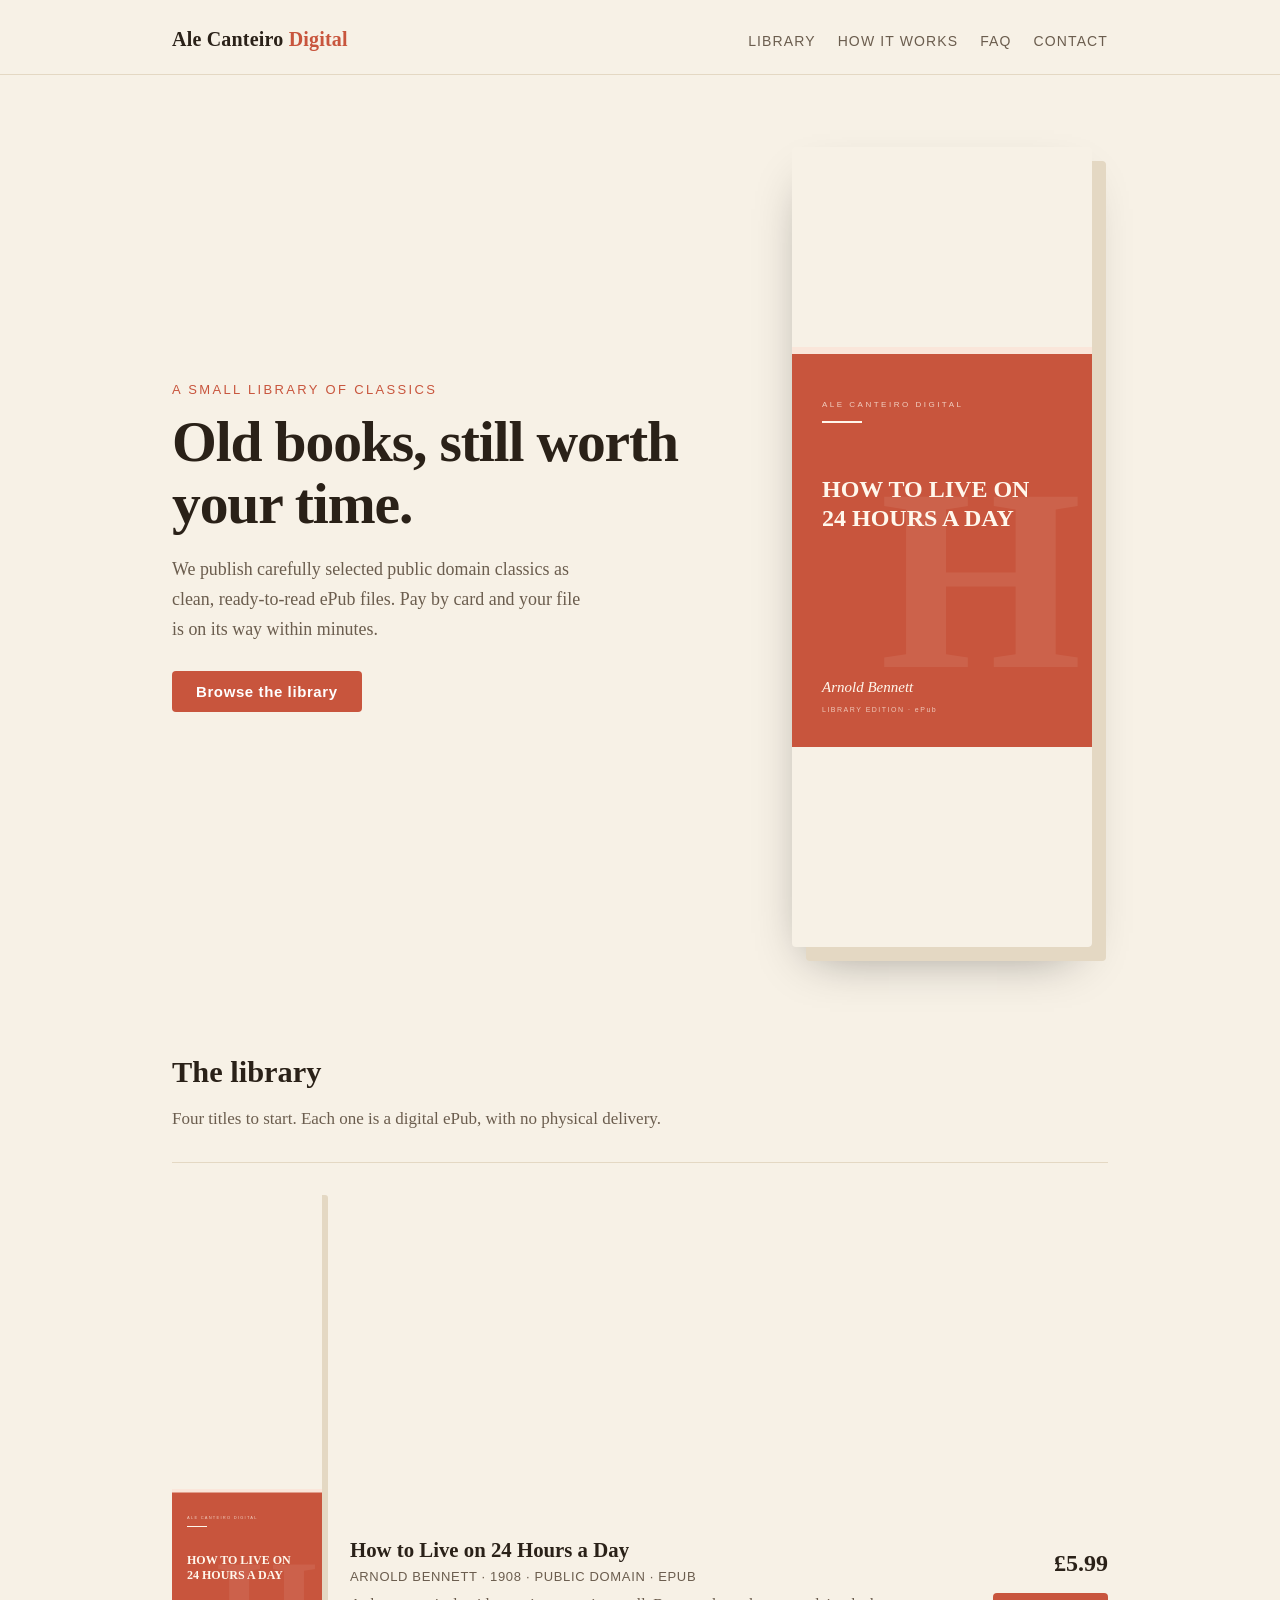
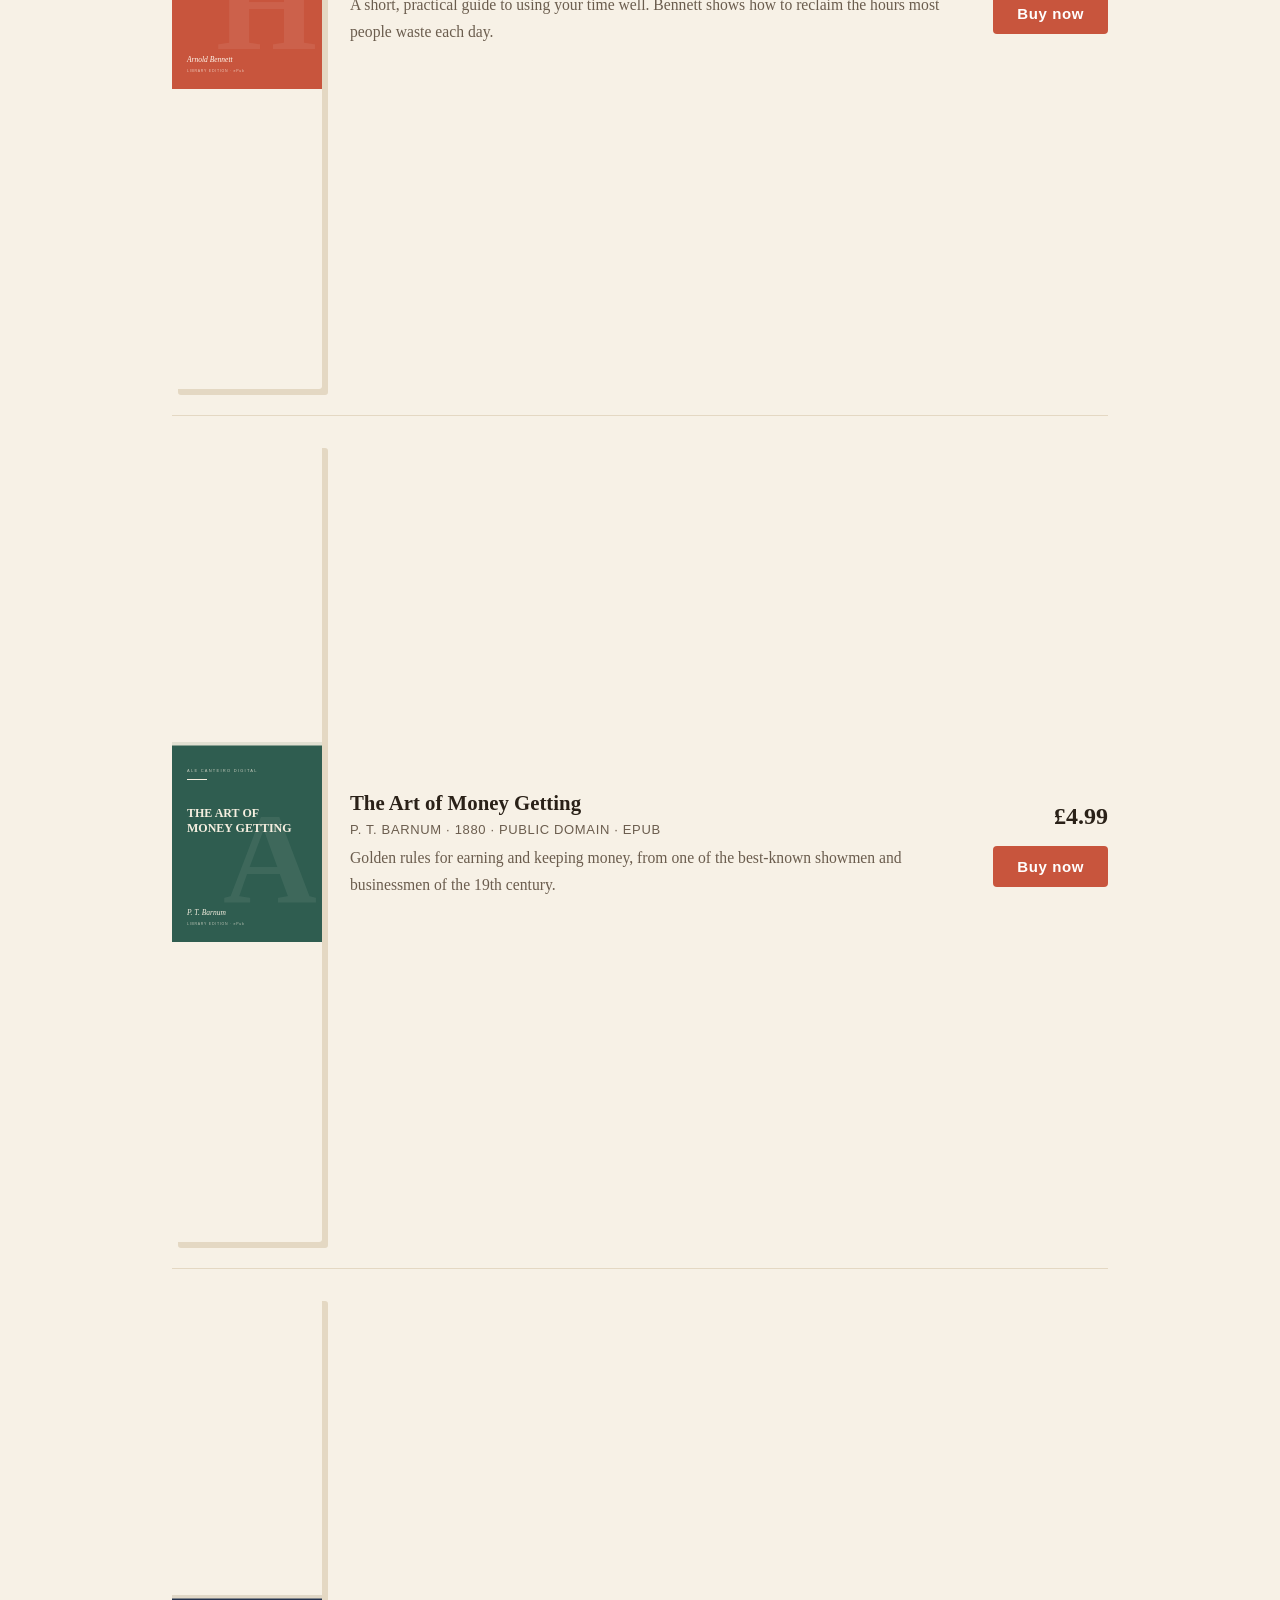
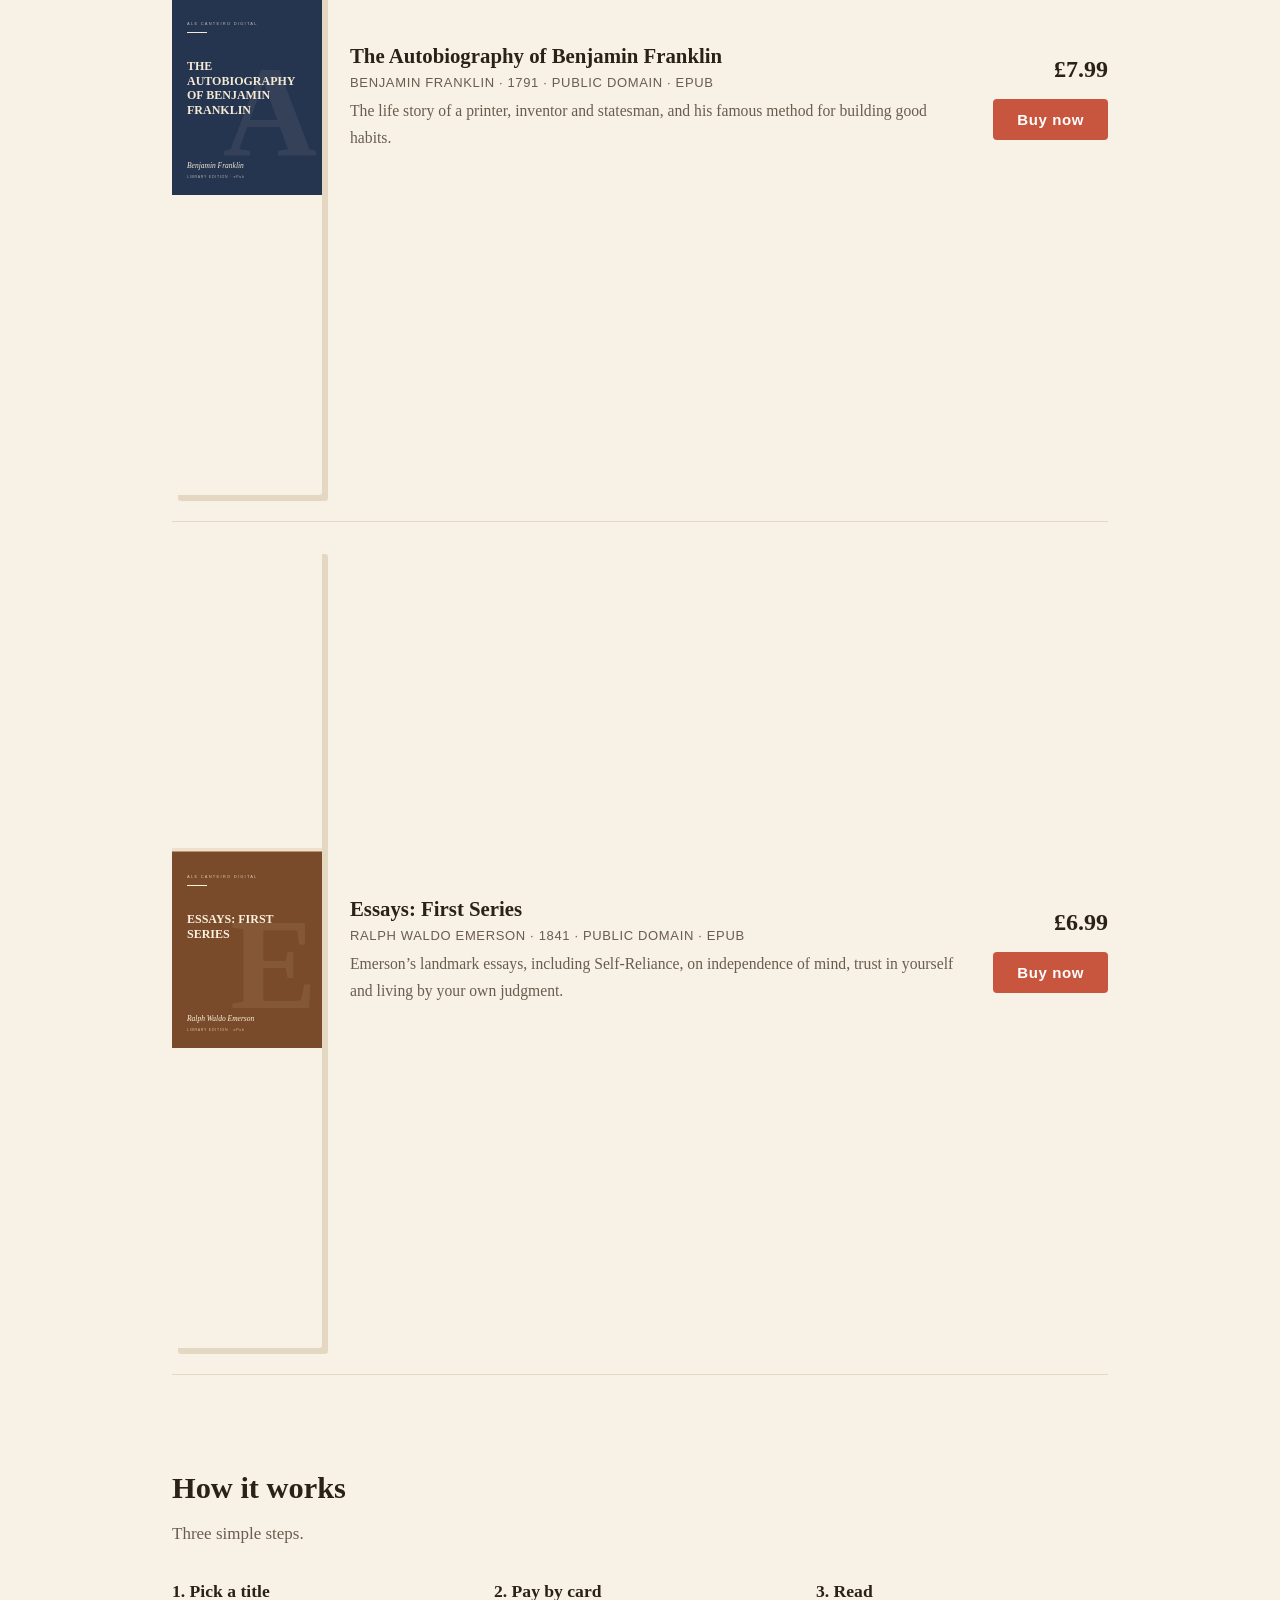
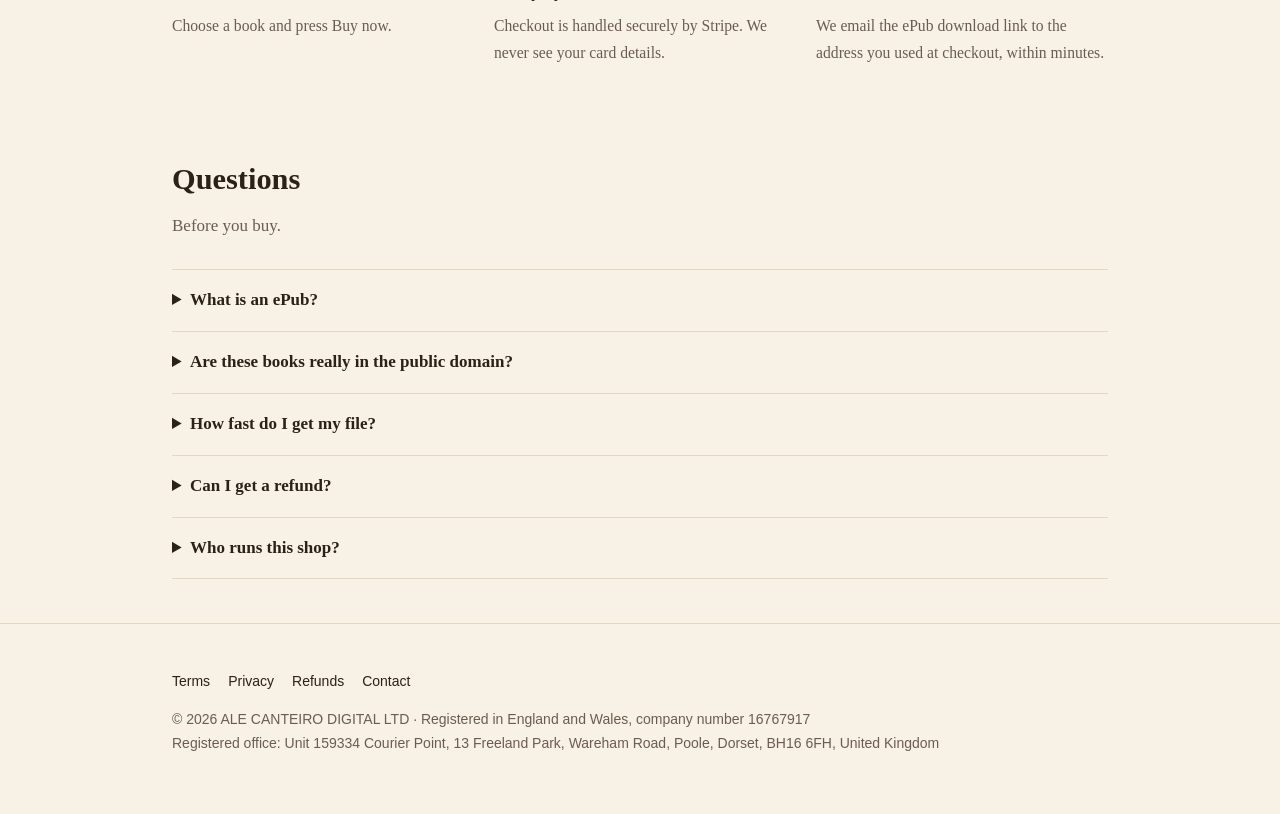
<file: index.html>
<!doctype html>
<html lang="en"><head><meta charset="utf-8"><meta name="viewport" content="width=device-width,initial-scale=1">
<title>Ale Canteiro Digital – Classic ebooks</title><meta name="description" content="Public domain classic ebooks in ePub format from Ale Canteiro Digital Ltd.">
<link rel="icon" href="favicon.svg" type="image/svg+xml"><link rel="stylesheet" href="style.css?v=1"></head>
<body>
<header class="top"><div class="wrap"><a class="brand" href="index.html">Ale Canteiro <span>Digital</span></a>
<nav><a href="index.html#library">Library</a><a href="index.html#how">How it works</a><a href="index.html#faq">FAQ</a><a href="contact.html">Contact</a></nav></div></header>
<main class="wrap">
<section class="hero"><div><div class="kicker">A small library of classics</div><h1>Old books, still worth your time.</h1>
<p>We publish carefully selected public domain classics as clean, ready-to-read ePub files. Pay by card and your file is on its way within minutes.</p>
<a class="btn" href="#library">Browse the library</a></div>
<img src="covers/how-to-live-on-24-hours-a-day.svg" alt="Cover of How to Live on 24 Hours a Day" width="600" height="800"></section>
<section id="library" class="shelf"><h2 class="s">The library</h2><p class="lead">Four titles to start. Each one is a digital ePub, with no physical delivery.</p>
<article class="row"><img src="covers/how-to-live-on-24-hours-a-day.svg" alt="Cover of How to Live on 24 Hours a Day" width="600" height="800" loading="lazy">
<div><h3>How to Live on 24 Hours a Day</h3><div class="by">Arnold Bennett · 1908 · Public domain · ePub</div><p>A short, practical guide to using your time well. Bennett shows how to reclaim the hours most people waste each day.</p></div>
<div class="buy"><span class="price">£5.99</span><a class="btn" href="#" data-book="how-to-live-on-24-hours-a-day">Buy now</a></div></article>
<article class="row"><img src="covers/the-art-of-money-getting.svg" alt="Cover of The Art of Money Getting" width="600" height="800" loading="lazy">
<div><h3>The Art of Money Getting</h3><div class="by">P. T. Barnum · 1880 · Public domain · ePub</div><p>Golden rules for earning and keeping money, from one of the best-known showmen and businessmen of the 19th century.</p></div>
<div class="buy"><span class="price">£4.99</span><a class="btn" href="#" data-book="the-art-of-money-getting">Buy now</a></div></article>
<article class="row"><img src="covers/autobiography-of-benjamin-franklin.svg" alt="Cover of The Autobiography of Benjamin Franklin" width="600" height="800" loading="lazy">
<div><h3>The Autobiography of Benjamin Franklin</h3><div class="by">Benjamin Franklin · 1791 · Public domain · ePub</div><p>The life story of a printer, inventor and statesman, and his famous method for building good habits.</p></div>
<div class="buy"><span class="price">£7.99</span><a class="btn" href="#" data-book="autobiography-of-benjamin-franklin">Buy now</a></div></article>
<article class="row"><img src="covers/emerson-essays-first-series.svg" alt="Cover of Essays: First Series" width="600" height="800" loading="lazy">
<div><h3>Essays: First Series</h3><div class="by">Ralph Waldo Emerson · 1841 · Public domain · ePub</div><p>Emerson’s landmark essays, including Self-Reliance, on independence of mind, trust in yourself and living by your own judgment.</p></div>
<div class="buy"><span class="price">£6.99</span><a class="btn" href="#" data-book="emerson-essays-first-series">Buy now</a></div></article>
</section>
<section id="how"><h2 class="s">How it works</h2><p class="lead">Three simple steps.</p><div class="cols">
<div><h3>1. Pick a title</h3><p>Choose a book and press Buy now.</p></div>
<div><h3>2. Pay by card</h3><p>Checkout is handled securely by Stripe. We never see your card details.</p></div>
<div><h3>3. Read</h3><p>We email the ePub download link to the address you used at checkout, within minutes.</p></div></div></section>
<section id="faq"><h2 class="s">Questions</h2><p class="lead">Before you buy.</p>
<details><summary>What is an ePub?</summary><p>The standard ebook format. It opens on phones, tablets, e-readers and in free apps such as Apple Books or Calibre.</p></details>
<details><summary>Are these books really in the public domain?</summary><p>Yes, the original works are in the public domain. You are paying for a carefully prepared edition and for convenient delivery.</p></details>
<details><summary>How fast do I get my file?</summary><p>Normally within minutes of payment, by email. Check your spam folder if you do not see it.</p></details>
<details><summary>Can I get a refund?</summary><p>For faulty files, non-delivery or duplicate charges, yes. See the <a href="refunds.html">refund policy</a>.</p></details>
<details><summary>Who runs this shop?</summary><p>ALE CANTEIRO DIGITAL LTD, a company registered in England and Wales (no. 16767917). See <a href="contact.html">contact</a>.</p></details></section>
</main>
<footer class="site"><div class="wrap"><p><a href="terms.html">Terms</a><a href="privacy.html">Privacy</a><a href="refunds.html">Refunds</a><a href="contact.html">Contact</a></p>
<p>© 2026 ALE CANTEIRO DIGITAL LTD · Registered in England and Wales, company number 16767917<br>Registered office: Unit 159334 Courier Point, 13 Freeland Park, Wareham Road, Poole, Dorset, BH16 6FH, United Kingdom</p></div></footer>
</body></html>
</file>
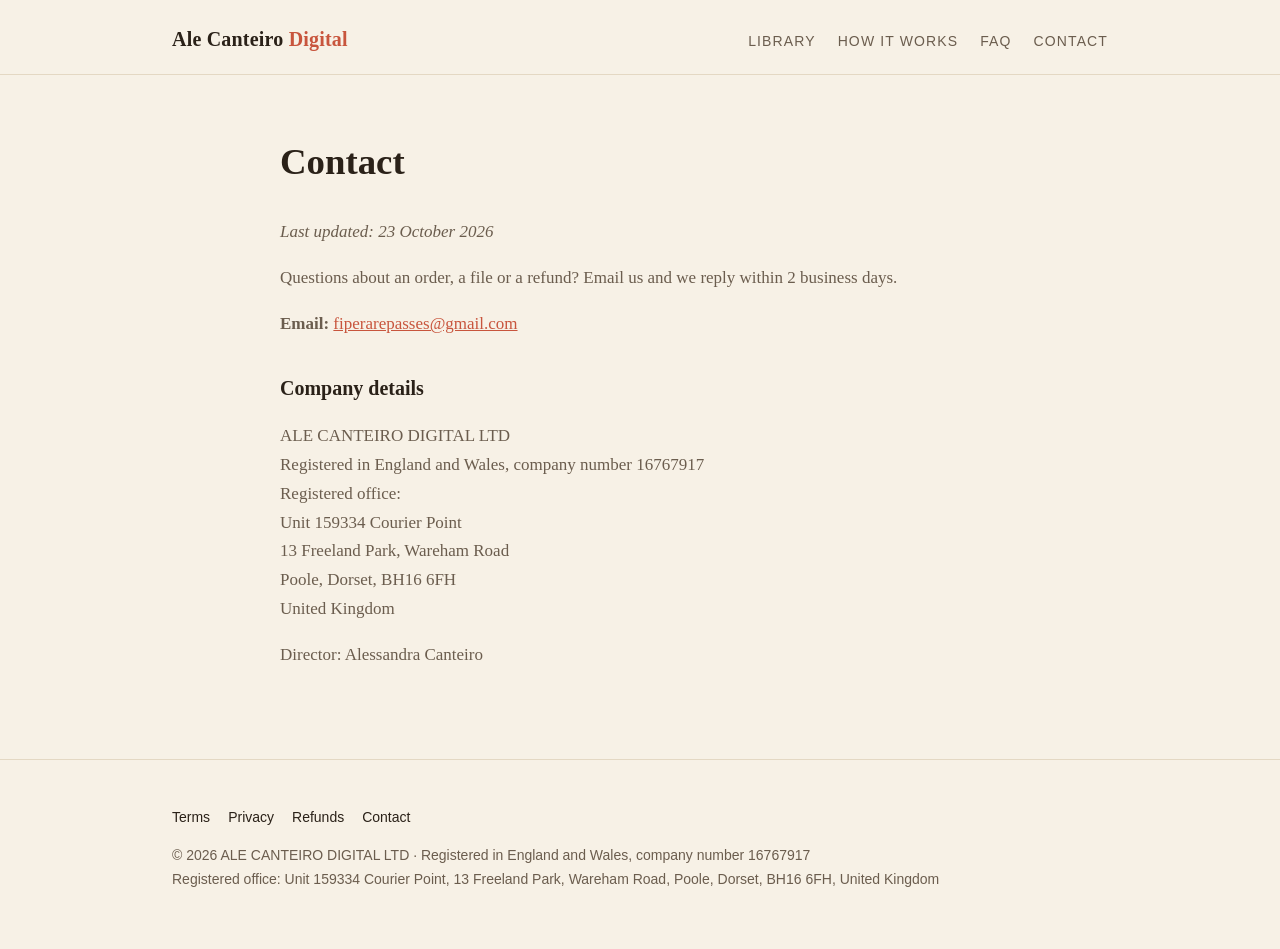
<file: contact.html>
<!doctype html>
<html lang="en"><head><meta charset="utf-8"><meta name="viewport" content="width=device-width,initial-scale=1">
<title>Contact – Ale Canteiro Digital</title><meta name="description" content="">
<link rel="icon" href="favicon.svg" type="image/svg+xml"><link rel="stylesheet" href="style.css?v=1"></head>
<body>
<header class="top"><div class="wrap"><a class="brand" href="index.html">Ale Canteiro <span>Digital</span></a>
<nav><a href="index.html#library">Library</a><a href="index.html#how">How it works</a><a href="index.html#faq">FAQ</a><a href="contact.html">Contact</a></nav></div></header>
<main class="wrap doc"><h1>Contact</h1><p><em>Last updated: 23 October 2026</em></p><p>Questions about an order, a file or a refund? Email us and we reply within 2 business days.</p><p><strong>Email:</strong> <a href="mailto:fiperarepasses@gmail.com">fiperarepasses@gmail.com</a></p>
<h2>Company details</h2><p>ALE CANTEIRO DIGITAL LTD<br>Registered in England and Wales, company number 16767917<br>Registered office:<br>Unit 159334 Courier Point<br>13 Freeland Park, Wareham Road<br>Poole, Dorset, BH16 6FH<br>United Kingdom</p><p>Director: Alessandra Canteiro</p></main>
<footer class="site"><div class="wrap"><p><a href="terms.html">Terms</a><a href="privacy.html">Privacy</a><a href="refunds.html">Refunds</a><a href="contact.html">Contact</a></p>
<p>© 2026 ALE CANTEIRO DIGITAL LTD · Registered in England and Wales, company number 16767917<br>Registered office: Unit 159334 Courier Point, 13 Freeland Park, Wareham Road, Poole, Dorset, BH16 6FH, United Kingdom</p></div></footer>
</body></html>
</file>
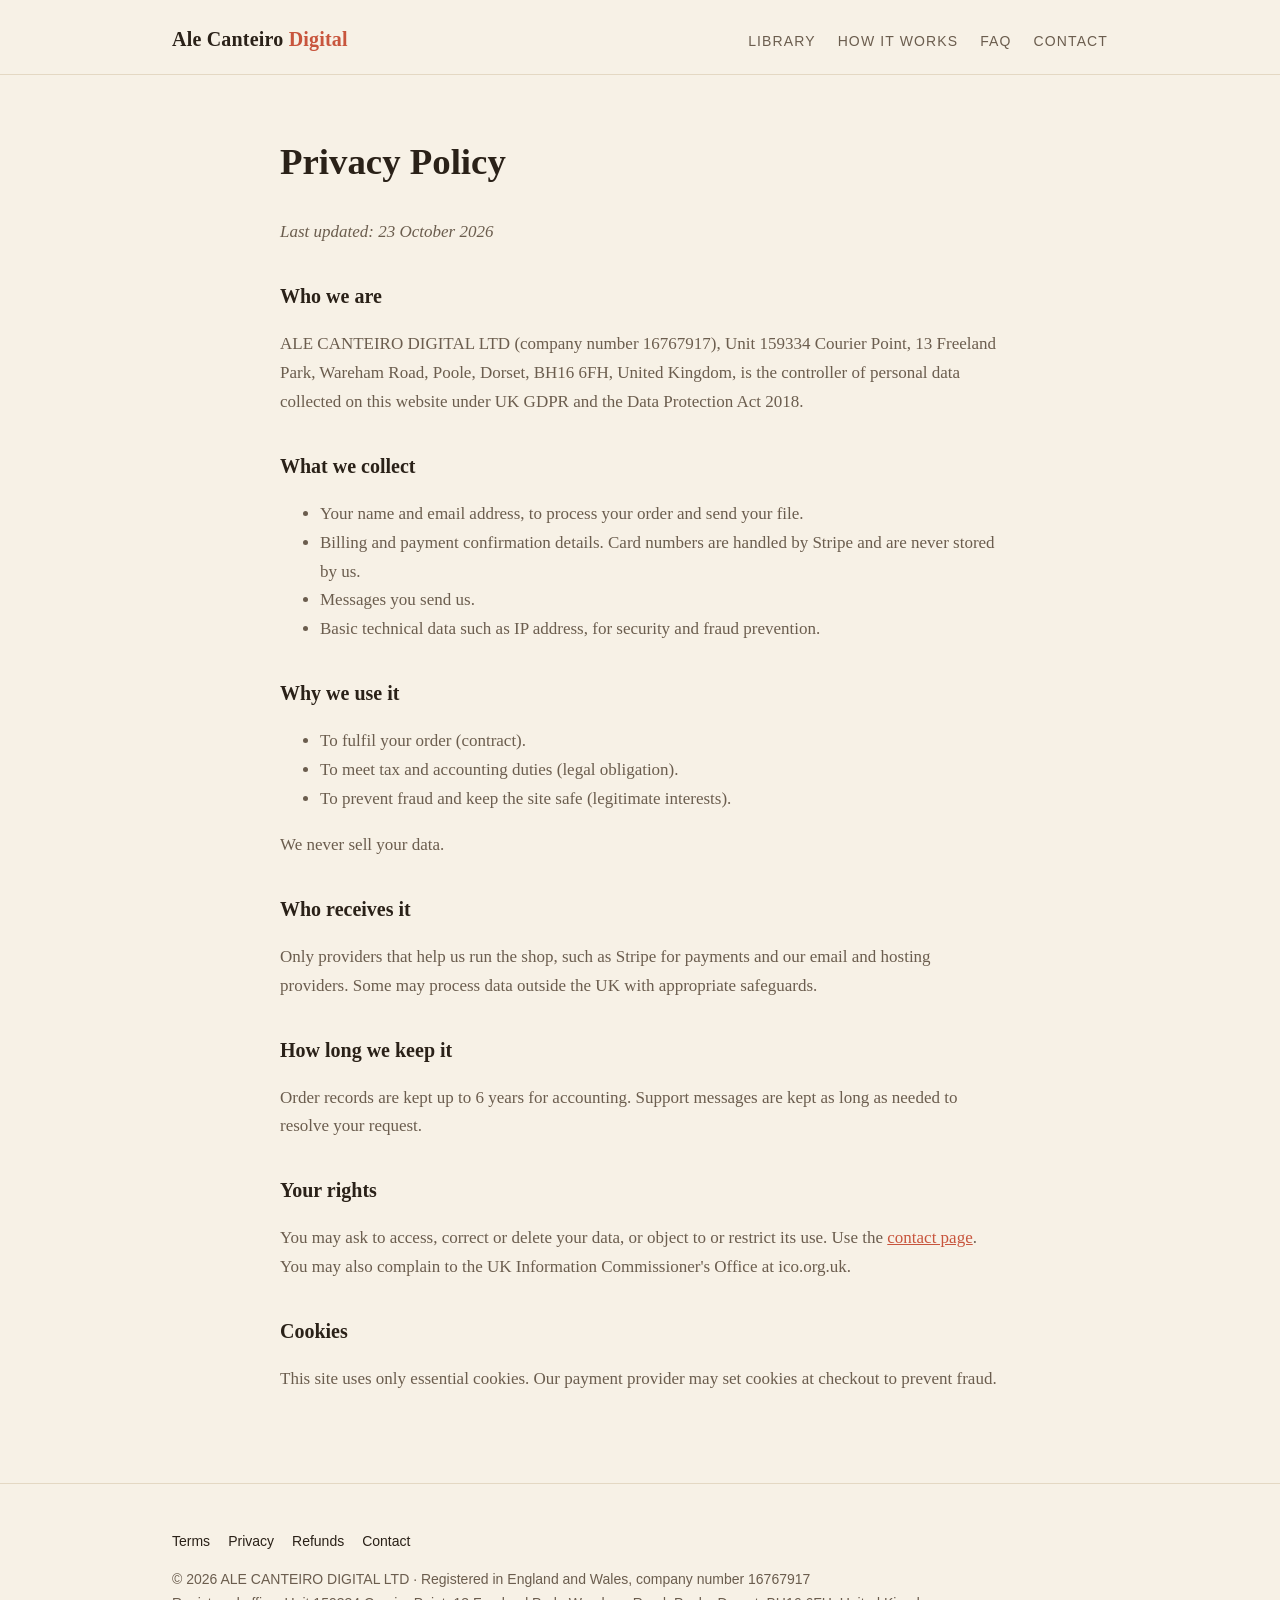
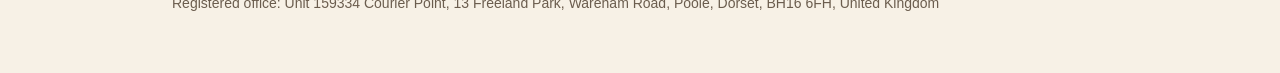
<file: privacy.html>
<!doctype html>
<html lang="en"><head><meta charset="utf-8"><meta name="viewport" content="width=device-width,initial-scale=1">
<title>Privacy Policy – Ale Canteiro Digital</title><meta name="description" content="">
<link rel="icon" href="favicon.svg" type="image/svg+xml"><link rel="stylesheet" href="style.css?v=1"></head>
<body>
<header class="top"><div class="wrap"><a class="brand" href="index.html">Ale Canteiro <span>Digital</span></a>
<nav><a href="index.html#library">Library</a><a href="index.html#how">How it works</a><a href="index.html#faq">FAQ</a><a href="contact.html">Contact</a></nav></div></header>
<main class="wrap doc"><h1>Privacy Policy</h1><p><em>Last updated: 23 October 2026</em></p><h2>Who we are</h2><p>ALE CANTEIRO DIGITAL LTD (company number 16767917), Unit 159334 Courier Point, 13 Freeland Park, Wareham Road, Poole, Dorset, BH16 6FH, United Kingdom, is the controller of personal data collected on this website under UK GDPR and the Data Protection Act 2018.</p>
<h2>What we collect</h2><ul><li>Your name and email address, to process your order and send your file.</li><li>Billing and payment confirmation details. Card numbers are handled by Stripe and are never stored by us.</li><li>Messages you send us.</li><li>Basic technical data such as IP address, for security and fraud prevention.</li></ul>
<h2>Why we use it</h2><ul><li>To fulfil your order (contract).</li><li>To meet tax and accounting duties (legal obligation).</li><li>To prevent fraud and keep the site safe (legitimate interests).</li></ul><p>We never sell your data.</p>
<h2>Who receives it</h2><p>Only providers that help us run the shop, such as Stripe for payments and our email and hosting providers. Some may process data outside the UK with appropriate safeguards.</p>
<h2>How long we keep it</h2><p>Order records are kept up to 6 years for accounting. Support messages are kept as long as needed to resolve your request.</p>
<h2>Your rights</h2><p>You may ask to access, correct or delete your data, or object to or restrict its use. Use the <a href="contact.html">contact page</a>. You may also complain to the UK Information Commissioner's Office at ico.org.uk.</p>
<h2>Cookies</h2><p>This site uses only essential cookies. Our payment provider may set cookies at checkout to prevent fraud.</p></main>
<footer class="site"><div class="wrap"><p><a href="terms.html">Terms</a><a href="privacy.html">Privacy</a><a href="refunds.html">Refunds</a><a href="contact.html">Contact</a></p>
<p>© 2026 ALE CANTEIRO DIGITAL LTD · Registered in England and Wales, company number 16767917<br>Registered office: Unit 159334 Courier Point, 13 Freeland Park, Wareham Road, Poole, Dorset, BH16 6FH, United Kingdom</p></div></footer>
</body></html>
</file>
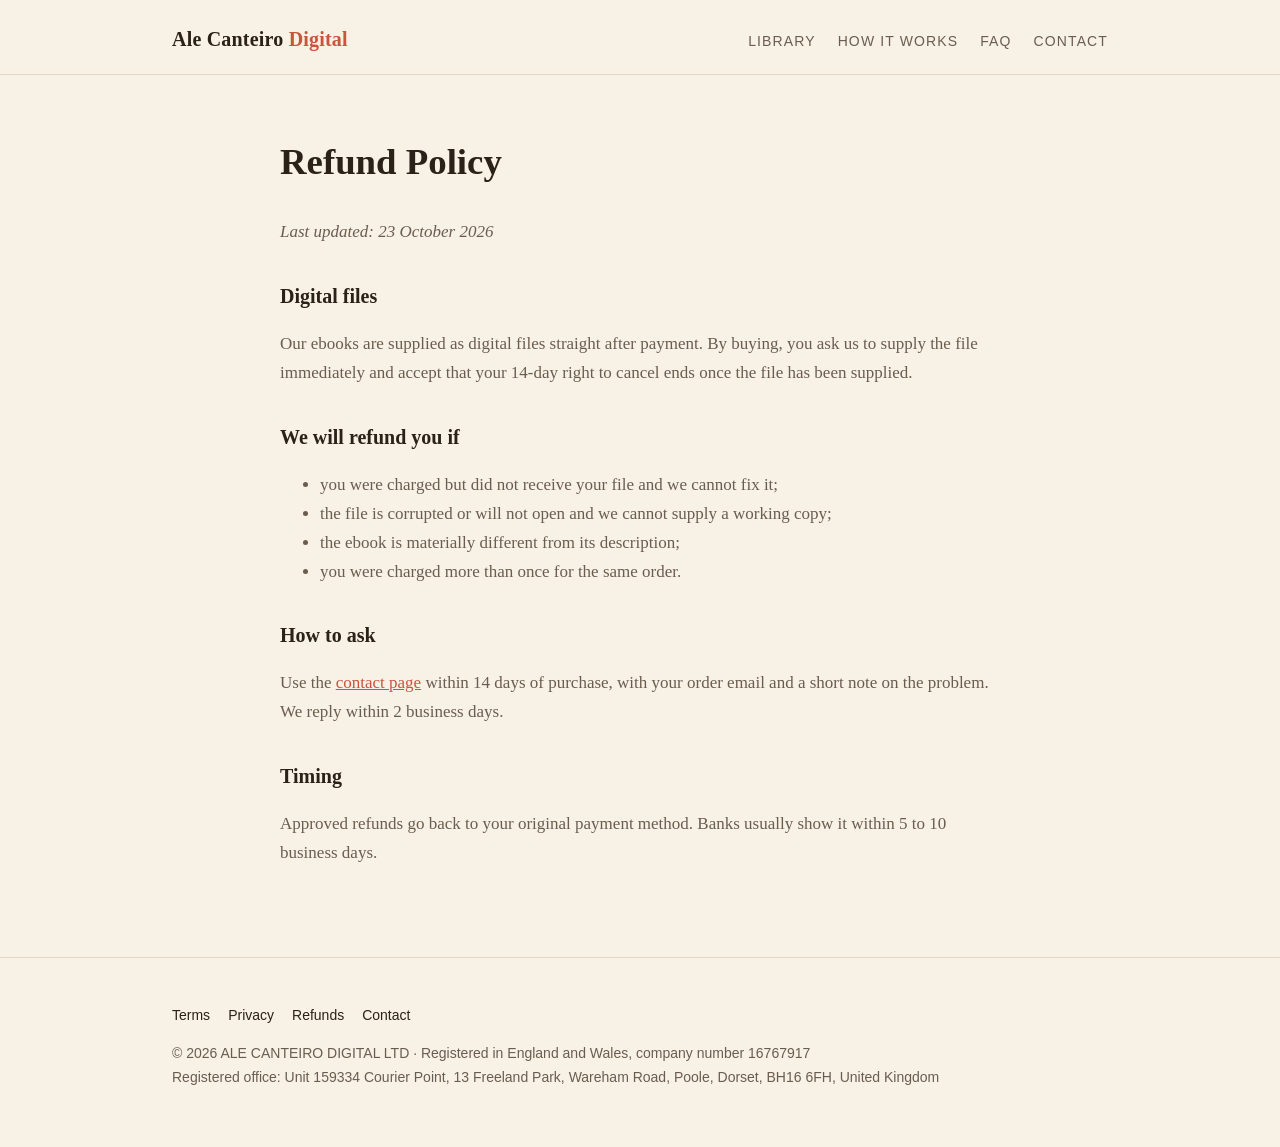
<file: refunds.html>
<!doctype html>
<html lang="en"><head><meta charset="utf-8"><meta name="viewport" content="width=device-width,initial-scale=1">
<title>Refund Policy – Ale Canteiro Digital</title><meta name="description" content="">
<link rel="icon" href="favicon.svg" type="image/svg+xml"><link rel="stylesheet" href="style.css?v=1"></head>
<body>
<header class="top"><div class="wrap"><a class="brand" href="index.html">Ale Canteiro <span>Digital</span></a>
<nav><a href="index.html#library">Library</a><a href="index.html#how">How it works</a><a href="index.html#faq">FAQ</a><a href="contact.html">Contact</a></nav></div></header>
<main class="wrap doc"><h1>Refund Policy</h1><p><em>Last updated: 23 October 2026</em></p><h2>Digital files</h2><p>Our ebooks are supplied as digital files straight after payment. By buying, you ask us to supply the file immediately and accept that your 14-day right to cancel ends once the file has been supplied.</p>
<h2>We will refund you if</h2><ul><li>you were charged but did not receive your file and we cannot fix it;</li><li>the file is corrupted or will not open and we cannot supply a working copy;</li><li>the ebook is materially different from its description;</li><li>you were charged more than once for the same order.</li></ul>
<h2>How to ask</h2><p>Use the <a href="contact.html">contact page</a> within 14 days of purchase, with your order email and a short note on the problem. We reply within 2 business days.</p>
<h2>Timing</h2><p>Approved refunds go back to your original payment method. Banks usually show it within 5 to 10 business days.</p></main>
<footer class="site"><div class="wrap"><p><a href="terms.html">Terms</a><a href="privacy.html">Privacy</a><a href="refunds.html">Refunds</a><a href="contact.html">Contact</a></p>
<p>© 2026 ALE CANTEIRO DIGITAL LTD · Registered in England and Wales, company number 16767917<br>Registered office: Unit 159334 Courier Point, 13 Freeland Park, Wareham Road, Poole, Dorset, BH16 6FH, United Kingdom</p></div></footer>
</body></html>
</file>
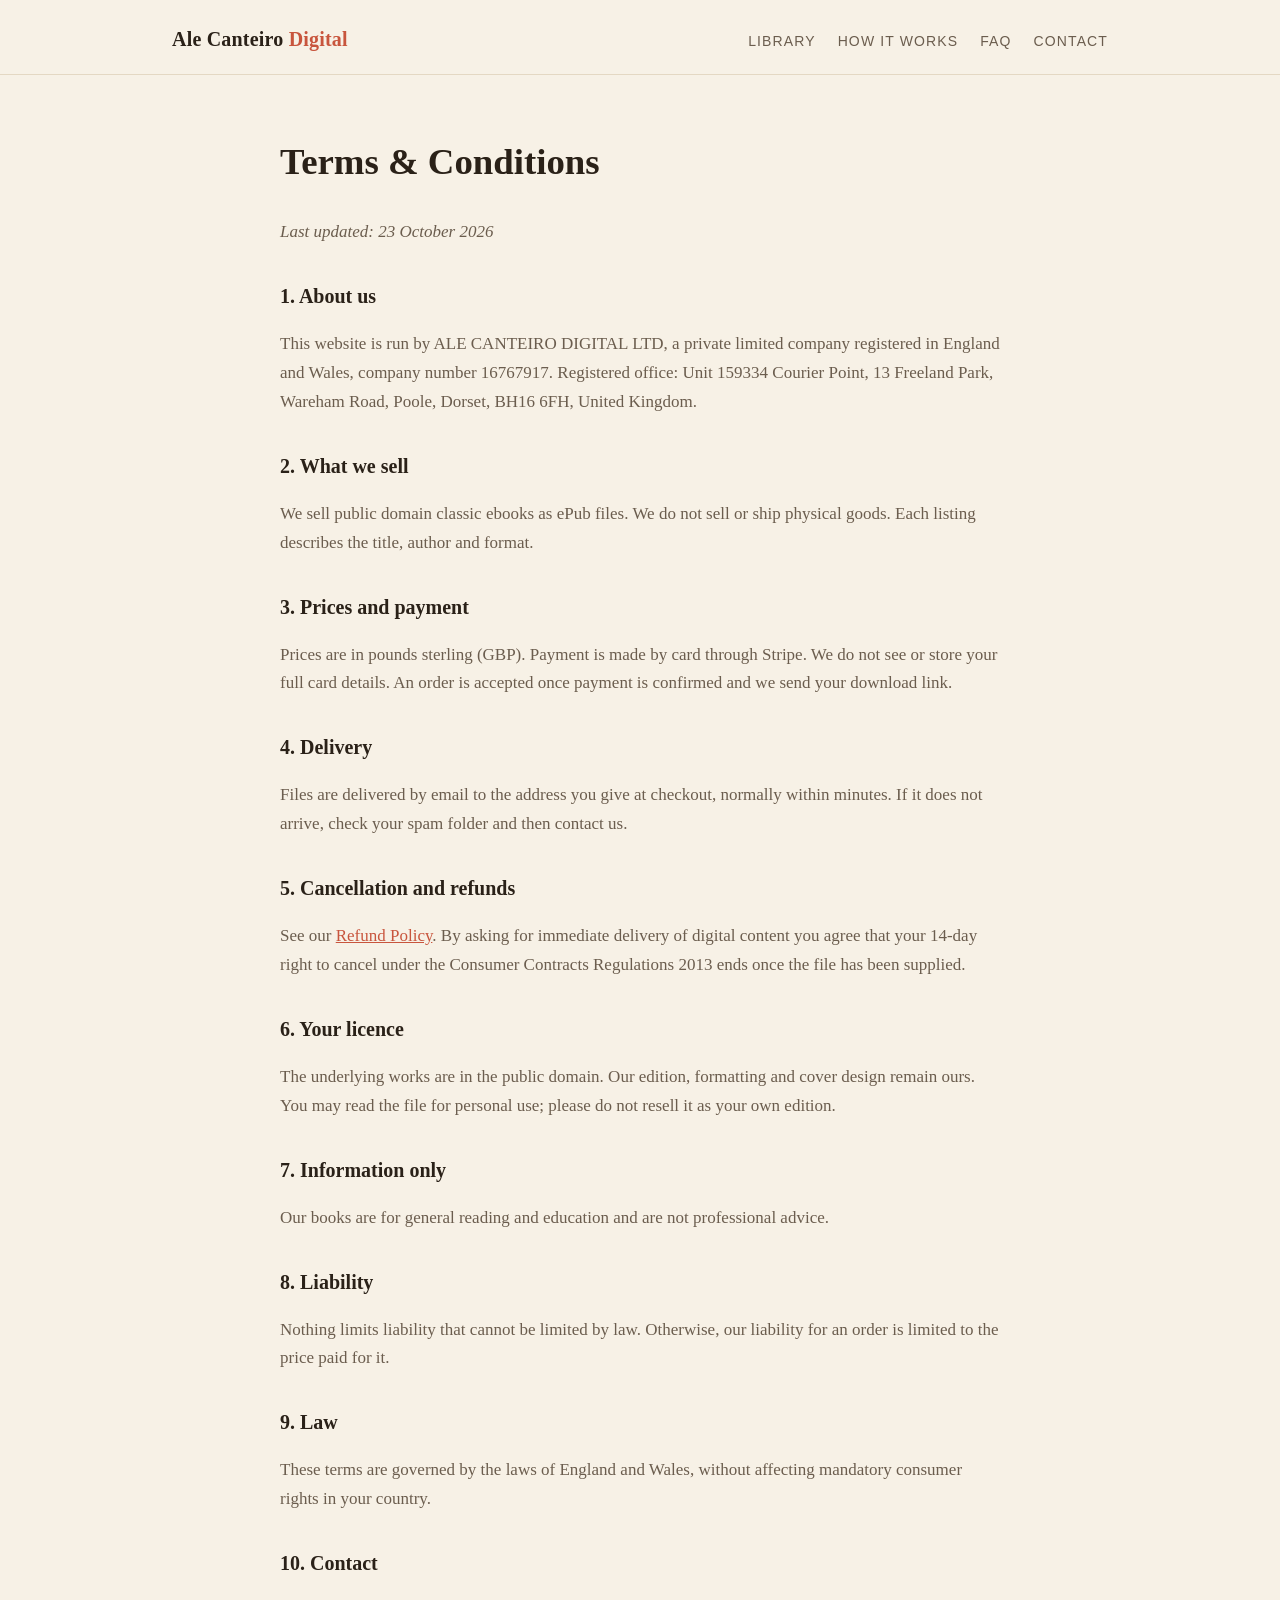
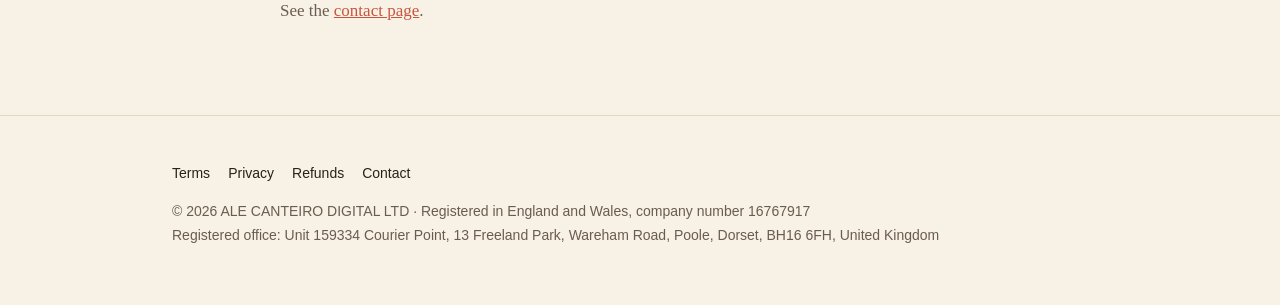
<file: terms.html>
<!doctype html>
<html lang="en"><head><meta charset="utf-8"><meta name="viewport" content="width=device-width,initial-scale=1">
<title>Terms & Conditions – Ale Canteiro Digital</title><meta name="description" content="">
<link rel="icon" href="favicon.svg" type="image/svg+xml"><link rel="stylesheet" href="style.css?v=1"></head>
<body>
<header class="top"><div class="wrap"><a class="brand" href="index.html">Ale Canteiro <span>Digital</span></a>
<nav><a href="index.html#library">Library</a><a href="index.html#how">How it works</a><a href="index.html#faq">FAQ</a><a href="contact.html">Contact</a></nav></div></header>
<main class="wrap doc"><h1>Terms & Conditions</h1><p><em>Last updated: 23 October 2026</em></p><h2>1. About us</h2><p>This website is run by ALE CANTEIRO DIGITAL LTD, a private limited company registered in England and Wales, company number 16767917. Registered office: Unit 159334 Courier Point, 13 Freeland Park, Wareham Road, Poole, Dorset, BH16 6FH, United Kingdom.</p>
<h2>2. What we sell</h2><p>We sell public domain classic ebooks as ePub files. We do not sell or ship physical goods. Each listing describes the title, author and format.</p>
<h2>3. Prices and payment</h2><p>Prices are in pounds sterling (GBP). Payment is made by card through Stripe. We do not see or store your full card details. An order is accepted once payment is confirmed and we send your download link.</p>
<h2>4. Delivery</h2><p>Files are delivered by email to the address you give at checkout, normally within minutes. If it does not arrive, check your spam folder and then contact us.</p>
<h2>5. Cancellation and refunds</h2><p>See our <a href="refunds.html">Refund Policy</a>. By asking for immediate delivery of digital content you agree that your 14-day right to cancel under the Consumer Contracts Regulations 2013 ends once the file has been supplied.</p>
<h2>6. Your licence</h2><p>The underlying works are in the public domain. Our edition, formatting and cover design remain ours. You may read the file for personal use; please do not resell it as your own edition.</p>
<h2>7. Information only</h2><p>Our books are for general reading and education and are not professional advice.</p>
<h2>8. Liability</h2><p>Nothing limits liability that cannot be limited by law. Otherwise, our liability for an order is limited to the price paid for it.</p>
<h2>9. Law</h2><p>These terms are governed by the laws of England and Wales, without affecting mandatory consumer rights in your country.</p>
<h2>10. Contact</h2><p>See the <a href="contact.html">contact page</a>.</p></main>
<footer class="site"><div class="wrap"><p><a href="terms.html">Terms</a><a href="privacy.html">Privacy</a><a href="refunds.html">Refunds</a><a href="contact.html">Contact</a></p>
<p>© 2026 ALE CANTEIRO DIGITAL LTD · Registered in England and Wales, company number 16767917<br>Registered office: Unit 159334 Courier Point, 13 Freeland Park, Wareham Road, Poole, Dorset, BH16 6FH, United Kingdom</p></div></footer>
</body></html>
</file>
<file: style.css>
:root{--bg:#f7f1e6;--ink:#2a2118;--muted:#6b5d4e;--accent:#c8553d;--card:#fffaf1;--line:#e4d8c3}
@media (prefers-color-scheme:dark){:root{--bg:#1c1712;--ink:#f3eadb;--muted:#b3a58f;--accent:#e9876e;--card:#251f18;--line:#3a3025}}
*{box-sizing:border-box}html{scroll-behavior:smooth}
body{margin:0;background:var(--bg);color:var(--ink);font:17px/1.7 Georgia,"Times New Roman",serif}
a{color:var(--accent)}
.wrap{max-width:980px;margin:0 auto;padding:0 22px}
.top{border-bottom:1px solid var(--line)}
.top .wrap{display:flex;justify-content:space-between;align-items:baseline;padding-top:22px;padding-bottom:18px;gap:16px;flex-wrap:wrap}
.brand{font-weight:700;font-size:1.25rem;letter-spacing:.01em;color:var(--ink);text-decoration:none}
.brand span{color:var(--accent)}
.top nav a{font:14px Arial,Helvetica,sans-serif;letter-spacing:.08em;text-transform:uppercase;margin-left:22px;color:var(--muted);text-decoration:none}
.top nav a:hover{color:var(--accent)}
.hero{display:grid;grid-template-columns:1.25fr .75fr;gap:48px;align-items:center;padding:72px 0 56px}
.hero h1{font-size:clamp(2.2rem,5vw,3.6rem);line-height:1.08;margin:0 0 18px;letter-spacing:-.02em}
.hero p{color:var(--muted);font-size:1.12rem;margin:0 0 26px;max-width:46ch}
.btn{display:inline-block;background:var(--accent);color:#fff;font:600 15px Arial,Helvetica,sans-serif;letter-spacing:.04em;padding:12px 24px;border-radius:4px;text-decoration:none}
.btn:hover{filter:brightness(1.08)}
.hero img{width:100%;max-width:300px;justify-self:center;border-radius:4px;box-shadow:14px 14px 0 var(--line),0 24px 50px -20px rgba(0,0,0,.45)}
.kicker{font:13px Arial,Helvetica,sans-serif;letter-spacing:.18em;text-transform:uppercase;color:var(--accent);margin-bottom:14px}
h2.s{font-size:1.9rem;margin:0 0 6px}
.lead{color:var(--muted);margin:0 0 28px}
section{padding:44px 0}
.shelf .row{display:grid;grid-template-columns:150px 1fr auto;gap:28px;align-items:center;padding:26px 0;border-top:1px solid var(--line)}
.shelf .row:last-child{border-bottom:1px solid var(--line)}
.shelf img{width:150px;border-radius:3px;box-shadow:6px 6px 0 var(--line)}
.row h3{margin:0 0 2px;font-size:1.3rem}
.row .by{font:13px Arial,Helvetica,sans-serif;letter-spacing:.05em;color:var(--muted);text-transform:uppercase}
.row p{margin:8px 0 0;color:var(--muted);font-size:.98rem}
.buy{text-align:right}
.price{display:block;font-size:1.5rem;font-weight:700;margin-bottom:10px}
.cols{display:grid;grid-template-columns:repeat(auto-fit,minmax(230px,1fr));gap:30px}
.cols h3{margin:0 0 6px;font-size:1.1rem}.cols p{margin:0;color:var(--muted);font-size:.98rem}
details{border-top:1px solid var(--line);padding:16px 0}details:last-of-type{border-bottom:1px solid var(--line)}
summary{cursor:pointer;font-weight:700}details p{color:var(--muted);margin:10px 0 0}
main.doc{padding:56px 0 72px;max-width:720px}main.doc h1{font-size:2.3rem;margin-top:0}main.doc h2{margin-top:32px;font-size:1.25rem}
main.doc p,main.doc li{color:var(--muted)}
footer.site{border-top:1px solid var(--line);padding:32px 0 44px;color:var(--muted);font:14px/1.7 Arial,Helvetica,sans-serif}
footer.site a{color:var(--ink);margin-right:18px;text-decoration:none}footer.site a:hover{color:var(--accent)}
@media (max-width:720px){.hero{grid-template-columns:1fr;padding-top:44px}.hero img{max-width:220px;order:-1}.shelf .row{grid-template-columns:96px 1fr;gap:16px}.shelf img{width:96px}.buy{grid-column:1/-1;text-align:left;display:flex;align-items:center;gap:16px}.price{margin:0}}
</file>
